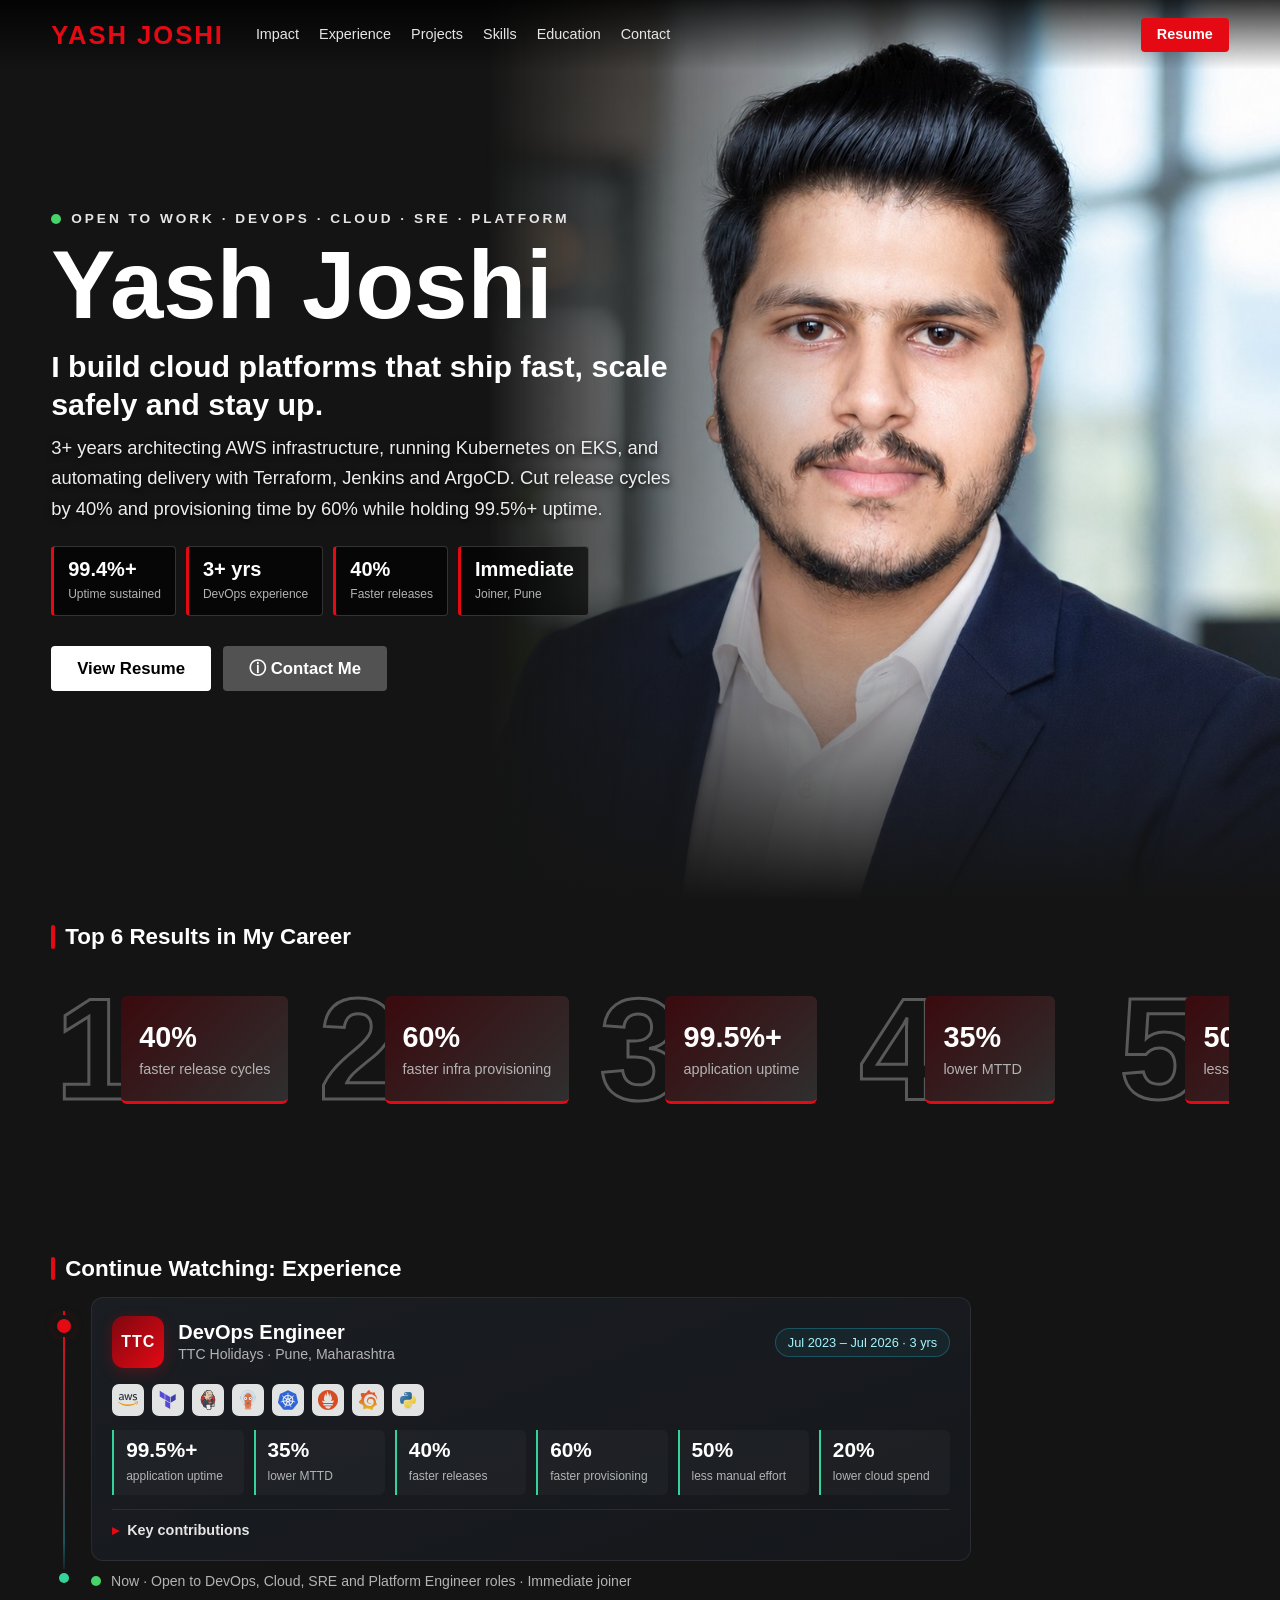
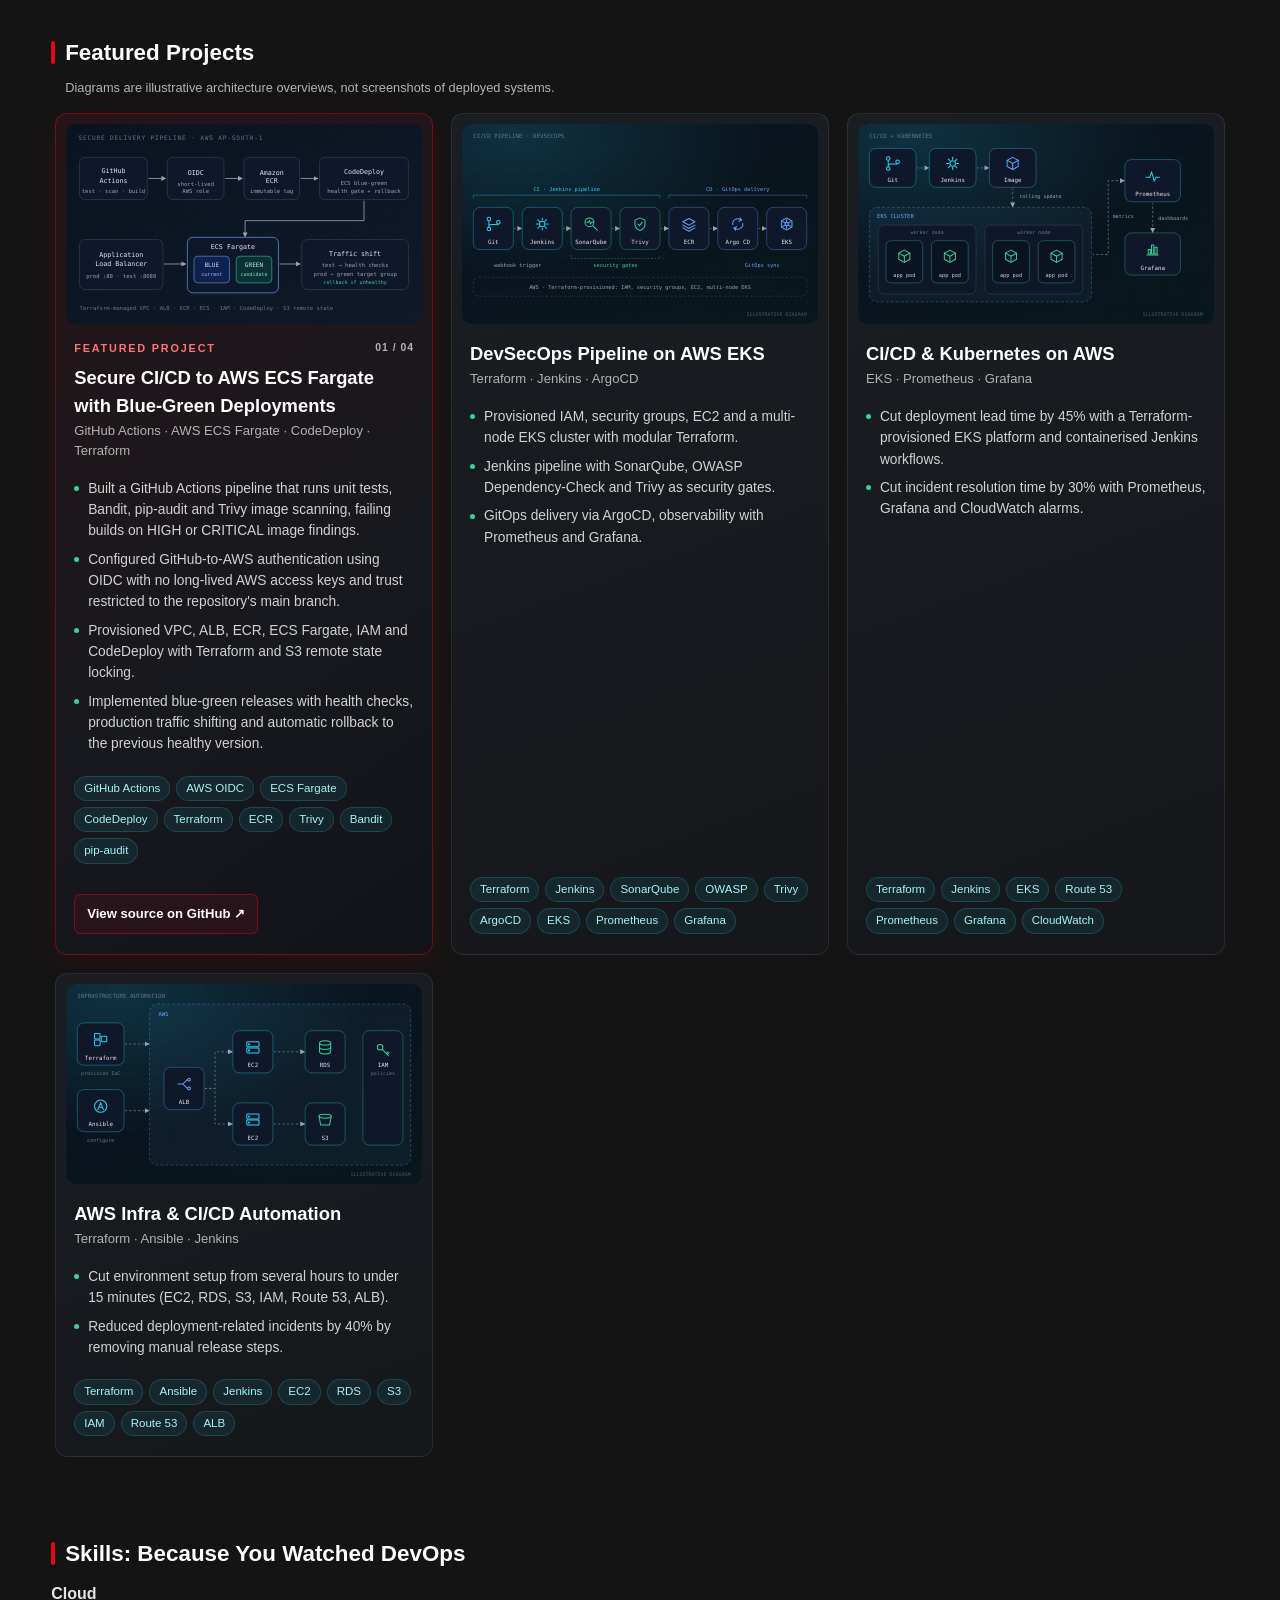
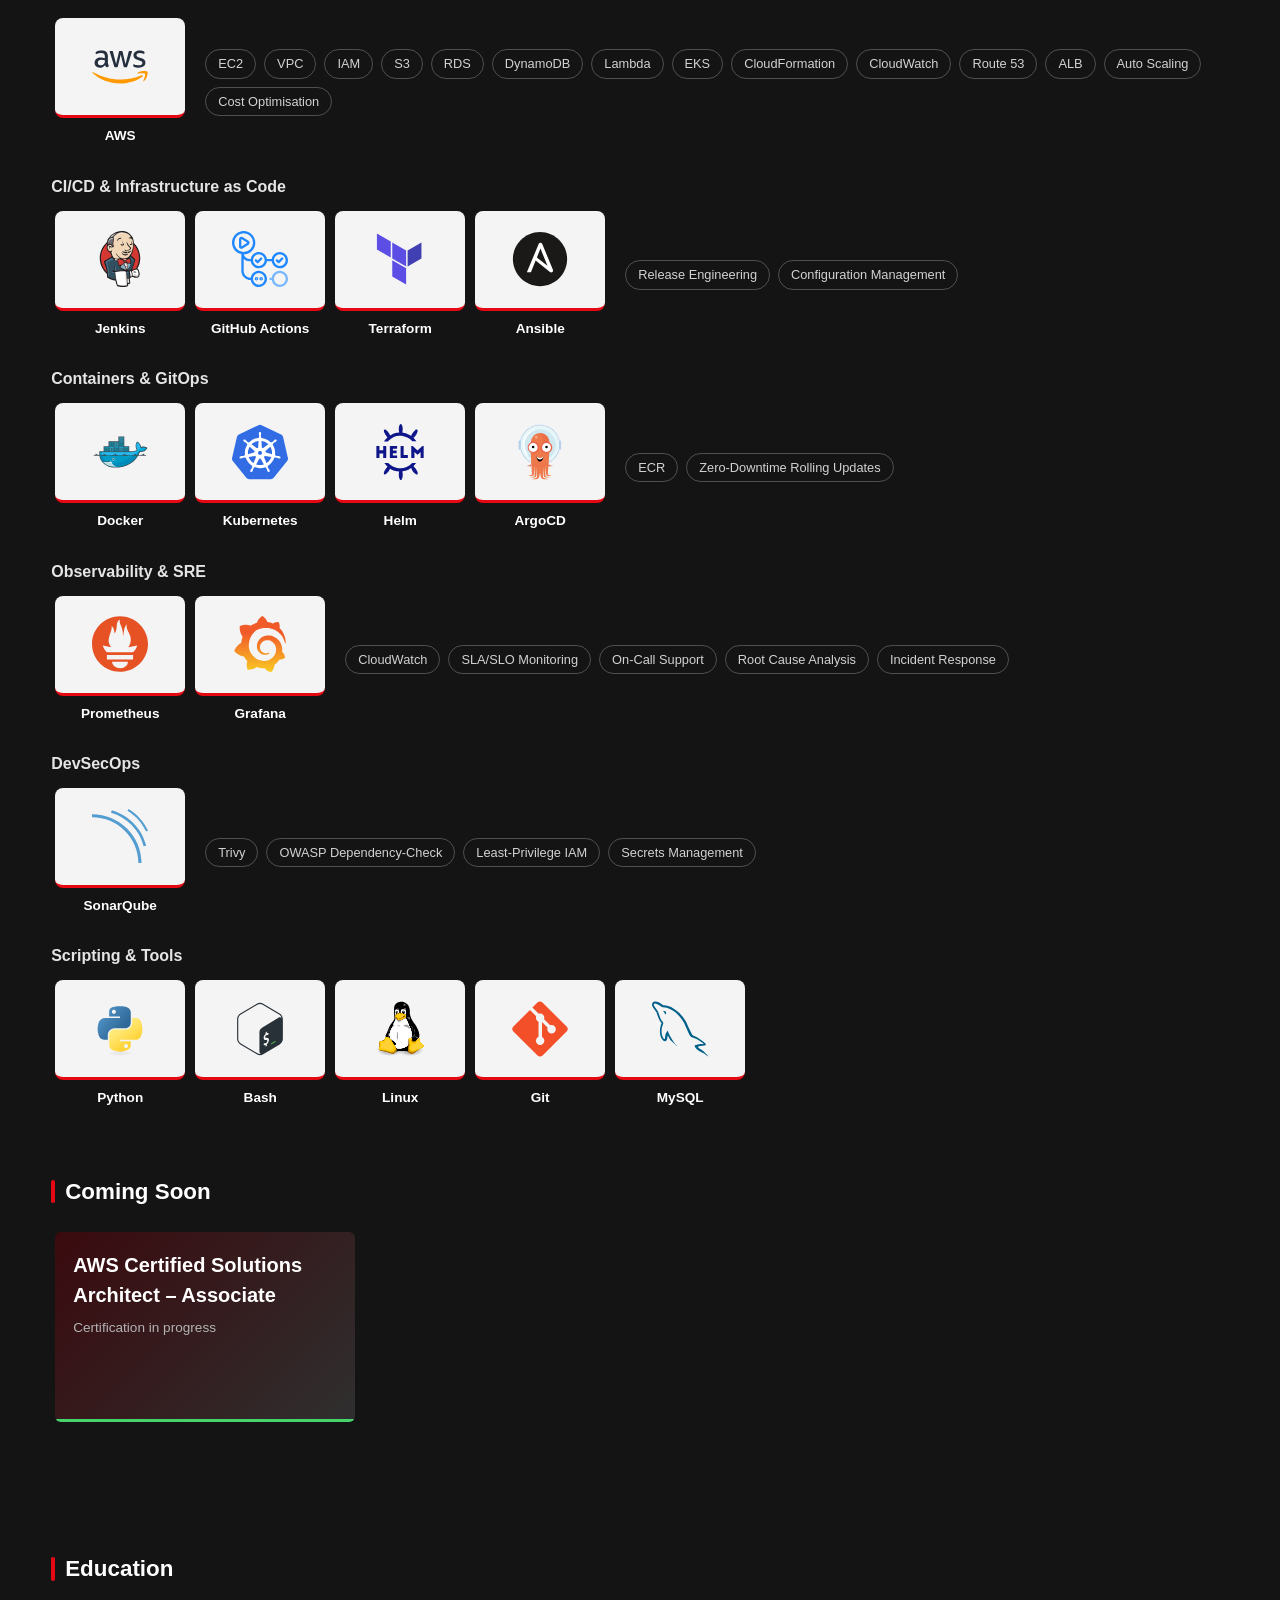
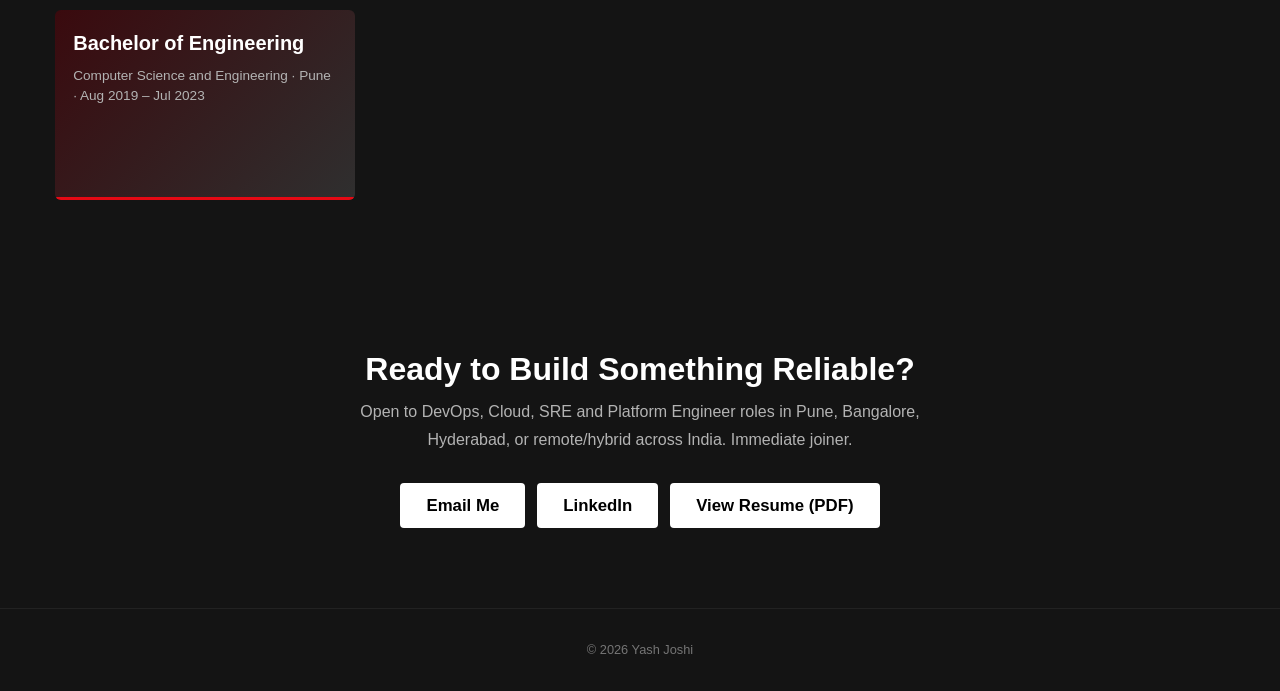
<file: index.html>
<!DOCTYPE html>
<html lang="en">
<head>
<meta charset="utf-8">
<meta name="viewport" content="width=device-width, initial-scale=1">
<title>Yash Joshi | DevOps Engineer</title>
<meta name="description" content="Yash Joshi - DevOps Engineer. AWS, Kubernetes, Terraform, CI/CD, GitOps, observability.">
<meta property="og:type" content="website">
<meta property="og:title" content="Yash Joshi | DevOps Engineer">
<meta property="og:description" content="DevOps Engineer: AWS, Kubernetes (EKS), Terraform, CI/CD, GitOps and observability. Open to work, immediate joiner.">
<link rel="icon" href="favicon.svg" type="image/svg+xml">
<link rel="icon" href="favicon.ico" sizes="48x48">
<link rel="apple-touch-icon" href="apple-touch-icon.png">
<meta name="theme-color" content="#141414">
<link rel="canonical" href="https://yash-joshi.vercel.app/">
<meta property="og:url" content="https://yash-joshi.vercel.app/">
<meta property="og:image" content="https://yash-joshi.vercel.app/assets/hero.jpg">
<meta name="twitter:card" content="summary_large_image">
<meta name="twitter:title" content="Yash Joshi | DevOps Engineer">
<meta name="twitter:description" content="AWS, Kubernetes, Terraform, CI/CD, GitOps and observability. Open to DevOps, Cloud and SRE opportunities.">
<meta name="twitter:image" content="https://yash-joshi.vercel.app/assets/hero.jpg">
<link rel="stylesheet" href="styles.css">
</head>
<body>
<a class="skip-link" href="#main-content">Skip to content</a>
<div class="splash" id="splash" aria-hidden="true"><span>YASH JOSHI</span></div>
<div class="progress" id="progress"></div>
<header class="nav" id="nav">
  <a class="logo" href="#top">YASH JOSHI</a>
  <nav aria-label="Main navigation"><a href="#impact">Impact</a><a href="#experience">Experience</a><a href="#projects">Projects</a><a href="#skills">Skills</a><a href="#education">Education</a><a href="#contact">Contact</a></nav>
  <a class="nav-cta" href="assets/Yash_Joshi_Resume.pdf" target="_blank" rel="noopener noreferrer" aria-label="View resume PDF in a new tab">Resume</a>
</header>

<section class="hero" id="top">
  <img src="assets/hero.jpg" alt="Portrait of Yash Joshi" width="1200" height="900" fetchpriority="high">
  <div class="hero-text">
    <p class="tag"><i class="dot"></i> OPEN TO WORK &middot; DEVOPS &middot; CLOUD &middot; SRE &middot; PLATFORM</p>
    <h1>Yash Joshi</h1>
    <h2 class="role">I build cloud platforms that ship fast, scale safely and stay up.</h2>
    <p class="sub">3+ years architecting AWS infrastructure, running Kubernetes on EKS, and automating delivery with Terraform, Jenkins and ArgoCD. Cut release cycles by 40% and provisioning time by 60% while holding 99.5%+ uptime.</p>
    <div class="stats">
      <div><strong data-count="99.5" data-dec="1" data-suf="%+">99.5%+</strong><span>Uptime sustained</span></div>
      <div><strong data-count="3" data-suf="+ yrs">3+ yrs</strong><span>DevOps experience</span></div>
      <div><strong data-count="40" data-suf="%">40%</strong><span>Faster releases</span></div>
      <div><strong>Immediate</strong><span>Joiner, Pune</span></div>
    </div>
    <div class="btns">
      <a class="btn play" href="assets/Yash_Joshi_Resume.pdf" target="_blank" rel="noopener noreferrer">View Resume</a>
      <a class="btn info" href="#contact">&#9432; Contact Me</a>
    </div>
  </div>
</section>

<main id="main-content">
<section class="row" id="impact">
  <h2>Top 6 Results in My Career</h2>
  <div class="slider top">
    <div class="num"><b>1</b><div><strong data-count="40" data-dec="0" data-suf="%">40%</strong>faster release cycles</div></div>
    <div class="num"><b>2</b><div><strong data-count="60" data-dec="0" data-suf="%">60%</strong>faster infra provisioning</div></div>
    <div class="num"><b>3</b><div><strong data-count="99.5" data-dec="1" data-suf="%+">99.5%+</strong>application uptime</div></div>
    <div class="num"><b>4</b><div><strong data-count="35" data-dec="0" data-suf="%">35%</strong>lower MTTD</div></div>
    <div class="num"><b>5</b><div><strong data-count="50" data-dec="0" data-suf="%">50%</strong>less manual ops effort</div></div>
    <div class="num"><b>6</b><div><strong data-count="20" data-dec="0" data-suf="%">20%</strong>cloud spend reduced</div></div>
  </div>
</section>

<section class="row" id="experience">
  <h2>Continue Watching: Experience</h2>
  <div class="tl">
    <article class="tl-item">
      <div class="tl-card">
        <header class="tl-head">
          <div class="mono" aria-hidden="true">TTC</div>
          <div class="tl-title"><h3>DevOps Engineer</h3><p>TTC Holidays &middot; Pune, Maharashtra</p></div>
          <span class="tl-date">Jul 2023 &ndash; Jul 2026 &middot; 3 yrs</span>
        </header>
        <div class="tl-tech"><span class="tchip"><img src="assets/logos/aws.svg" alt="AWS" title="AWS" width="20" height="20" loading="lazy"></span><span class="tchip"><img src="assets/logos/terraform.svg" alt="Terraform" title="Terraform" width="20" height="20" loading="lazy"></span><span class="tchip"><img src="assets/logos/jenkins.svg" alt="Jenkins" title="Jenkins" width="20" height="20" loading="lazy"></span><span class="tchip"><img src="assets/logos/argocd.svg" alt="ArgoCD" title="ArgoCD" width="20" height="20" loading="lazy"></span><span class="tchip"><img src="assets/logos/kubernetes.svg" alt="Kubernetes" title="Kubernetes" width="20" height="20" loading="lazy"></span><span class="tchip"><img src="assets/logos/prometheus.svg" alt="Prometheus" title="Prometheus" width="20" height="20" loading="lazy"></span><span class="tchip"><img src="assets/logos/grafana.svg" alt="Grafana" title="Grafana" width="20" height="20" loading="lazy"></span><span class="tchip"><img src="assets/logos/python.svg" alt="Python" title="Python" width="20" height="20" loading="lazy"></span></div>
        <div class="tl-metrics">
          <div><strong data-count="99.5" data-dec="1" data-suf="%+">99.5%+</strong><span>application uptime</span></div>
          <div><strong data-count="35" data-suf="%">35%</strong><span>lower MTTD</span></div>
          <div><strong data-count="40" data-suf="%">40%</strong><span>faster releases</span></div>
          <div><strong data-count="60" data-suf="%">60%</strong><span>faster provisioning</span></div>
          <div><strong data-count="50" data-suf="%">50%</strong><span>less manual effort</span></div>
          <div><strong data-count="20" data-suf="%">20%</strong><span>lower cloud spend</span></div>
        </div>
        <details>
          <summary>Key contributions</summary>
          <ul class="detail-list">
            <li>Sustained 99.5%+ uptime and cut MTTD by 35% with CloudWatch, Prometheus and Grafana monitoring across EC2, Lambda and RDS.</li>
            <li>Accelerated releases by 40% with Jenkins pipelines and ArgoCD GitOps rollback on EKS, enabling zero-downtime rolling updates.</li>
            <li>Cut provisioning time by 60% and eliminated config drift with modular Terraform and Ansible across dev, staging and prod.</li>
            <li>Cut manual operational effort by 50% with Python and Bash automation tooling.</li>
            <li>Reduced cloud spend by 20% and removed over-permissioned IAM roles across 3 AWS accounts.</li>
          </ul>
        </details>
      </div>
    </article>
    <div class="tl-now"><i class="dot"></i> Now &middot; Open to DevOps, Cloud, SRE and Platform Engineer roles &middot; Immediate joiner</div>
  </div>
</section>

<section class="row" id="projects">
  <h2>Featured Projects</h2>
  <p class="note">Diagrams are illustrative architecture overviews, not screenshots of deployed systems.</p>
  <div class="pgrid">
    <article class="pcard featured-project">
      <div class="pimg"><img src="assets/illustrations/ecs-blue-green.svg" alt="GitHub Actions and AWS ECS Fargate blue-green deployment architecture" width="640" height="360" loading="lazy" decoding="async"></div>
      <div class="pbody">
        <div class="project-label">FEATURED PROJECT <span>01 / 04</span></div>
        <h3>Secure CI/CD to AWS ECS Fargate with Blue-Green Deployments</h3>
        <p class="psub">GitHub Actions · AWS ECS Fargate · CodeDeploy · Terraform</p>
        <ul>
          <li>Built a GitHub Actions pipeline that runs unit tests, Bandit, pip-audit and Trivy image scanning, failing builds on HIGH or CRITICAL image findings.</li>
          <li>Configured GitHub-to-AWS authentication using OIDC with no long-lived AWS access keys and trust restricted to the repository's main branch.</li>
          <li>Provisioned VPC, ALB, ECR, ECS Fargate, IAM and CodeDeploy with Terraform and S3 remote state locking.</li>
          <li>Implemented blue-green releases with health checks, production traffic shifting and automatic rollback to the previous healthy version.</li>
        </ul>
        <div class="badges"><span>GitHub Actions</span><span>AWS OIDC</span><span>ECS Fargate</span><span>CodeDeploy</span><span>Terraform</span><span>ECR</span><span>Trivy</span><span>Bandit</span><span>pip-audit</span></div>
        <div class="project-links"><a href="https://github.com/yashjoshi08/aws-ecs-bluegreen-cicd" target="_blank" rel="noopener noreferrer">View source on GitHub ↗</a></div>
      </div>
    </article>
    <article class="pcard">
      <div class="pimg"><img src="assets/illustrations/devsecops-pipeline.svg" alt="Illustrative CI/CD diagram: Git, Jenkins, SonarQube, Trivy, ECR, Argo CD and Amazon EKS" width="640" height="360" loading="lazy" decoding="async"></div>
      <div class="pbody"><h3>DevSecOps Pipeline on AWS EKS</h3><p class="psub">Terraform &middot; Jenkins &middot; ArgoCD</p>
        <ul><li>Provisioned IAM, security groups, EC2 and a multi-node EKS cluster with modular Terraform.</li><li>Jenkins pipeline with SonarQube, OWASP Dependency-Check and Trivy as security gates.</li><li>GitOps delivery via ArgoCD, observability with Prometheus and Grafana.</li></ul>
        <div class="badges"><span>Terraform</span><span>Jenkins</span><span>SonarQube</span><span>OWASP</span><span>Trivy</span><span>ArgoCD</span><span>EKS</span><span>Prometheus</span><span>Grafana</span></div></div>
    </article>
    <article class="pcard">
      <div class="pimg"><img src="assets/illustrations/kubernetes-cicd.svg" alt="Illustrative diagram: Jenkins deploys a container image to an EKS cluster monitored by Prometheus and Grafana" width="640" height="360" loading="lazy" decoding="async"></div>
      <div class="pbody"><h3>CI/CD &amp; Kubernetes on AWS</h3><p class="psub">EKS &middot; Prometheus &middot; Grafana</p>
        <ul><li>Cut deployment lead time by 45% with a Terraform-provisioned EKS platform and containerised Jenkins workflows.</li><li>Cut incident resolution time by 30% with Prometheus, Grafana and CloudWatch alarms.</li></ul>
        <div class="badges"><span>Terraform</span><span>Jenkins</span><span>EKS</span><span>Route 53</span><span>Prometheus</span><span>Grafana</span><span>CloudWatch</span></div></div>
    </article>
    <article class="pcard">
      <div class="pimg"><img src="assets/illustrations/aws-infrastructure.svg" alt="Illustrative diagram: Terraform and Ansible provisioning ALB, EC2, RDS, S3 and IAM on AWS" width="640" height="360" loading="lazy" decoding="async"></div>
      <div class="pbody"><h3>AWS Infra &amp; CI/CD Automation</h3><p class="psub">Terraform &middot; Ansible &middot; Jenkins</p>
        <ul><li>Cut environment setup from several hours to under 15 minutes (EC2, RDS, S3, IAM, Route 53, ALB).</li><li>Reduced deployment-related incidents by 40% by removing manual release steps.</li></ul>
        <div class="badges"><span>Terraform</span><span>Ansible</span><span>Jenkins</span><span>EC2</span><span>RDS</span><span>S3</span><span>IAM</span><span>Route 53</span><span>ALB</span></div></div>
    </article>
  </div>
</section>

<section class="row" id="skills">
  <h2>Skills: Because You Watched DevOps</h2>
<div class="sg"><h3>Cloud</h3><div class="slider tiles"><div class="logo-tile"><div class="lt"><img src="assets/logos/aws.svg" alt="" loading="lazy"></div><span>AWS</span></div><div class="chips"><em>EC2</em><em>VPC</em><em>IAM</em><em>S3</em><em>RDS</em><em>DynamoDB</em><em>Lambda</em><em>EKS</em><em>CloudFormation</em><em>CloudWatch</em><em>Route 53</em><em>ALB</em><em>Auto Scaling</em><em>Cost Optimisation</em></div></div></div>
<div class="sg"><h3>CI/CD &amp; Infrastructure as Code</h3><div class="slider tiles"><div class="logo-tile"><div class="lt"><img src="assets/logos/jenkins.svg" alt="" loading="lazy"></div><span>Jenkins</span></div><div class="logo-tile"><div class="lt"><img src="assets/logos/githubactions.svg" alt="" loading="lazy"></div><span>GitHub Actions</span></div><div class="logo-tile"><div class="lt"><img src="assets/logos/terraform.svg" alt="" loading="lazy"></div><span>Terraform</span></div><div class="logo-tile"><div class="lt"><img src="assets/logos/ansible.svg" alt="" loading="lazy"></div><span>Ansible</span></div><div class="chips"><em>Release Engineering</em><em>Configuration Management</em></div></div></div>
<div class="sg"><h3>Containers &amp; GitOps</h3><div class="slider tiles"><div class="logo-tile"><div class="lt"><img src="assets/logos/docker.svg" alt="" loading="lazy"></div><span>Docker</span></div><div class="logo-tile"><div class="lt"><img src="assets/logos/kubernetes.svg" alt="" loading="lazy"></div><span>Kubernetes</span></div><div class="logo-tile"><div class="lt"><img src="assets/logos/helm.svg" alt="" loading="lazy"></div><span>Helm</span></div><div class="logo-tile"><div class="lt"><img src="assets/logos/argocd.svg" alt="" loading="lazy"></div><span>ArgoCD</span></div><div class="chips"><em>ECR</em><em>Zero-Downtime Rolling Updates</em></div></div></div>
<div class="sg"><h3>Observability &amp; SRE</h3><div class="slider tiles"><div class="logo-tile"><div class="lt"><img src="assets/logos/prometheus.svg" alt="" loading="lazy"></div><span>Prometheus</span></div><div class="logo-tile"><div class="lt"><img src="assets/logos/grafana.svg" alt="" loading="lazy"></div><span>Grafana</span></div><div class="chips"><em>CloudWatch</em><em>SLA/SLO Monitoring</em><em>On-Call Support</em><em>Root Cause Analysis</em><em>Incident Response</em></div></div></div>
<div class="sg"><h3>DevSecOps</h3><div class="slider tiles"><div class="logo-tile"><div class="lt"><img src="assets/logos/sonarqube.svg" alt="" loading="lazy"></div><span>SonarQube</span></div><div class="chips"><em>Trivy</em><em>OWASP Dependency-Check</em><em>Least-Privilege IAM</em><em>Secrets Management</em></div></div></div>
<div class="sg"><h3>Scripting &amp; Tools</h3><div class="slider tiles"><div class="logo-tile"><div class="lt"><img src="assets/logos/python.svg" alt="" loading="lazy"></div><span>Python</span></div><div class="logo-tile"><div class="lt"><img src="assets/logos/bash.svg" alt="" loading="lazy"></div><span>Bash</span></div><div class="logo-tile"><div class="lt"><img src="assets/logos/linux.svg" alt="" loading="lazy"></div><span>Linux</span></div><div class="logo-tile"><div class="lt"><img src="assets/logos/git.svg" alt="" loading="lazy"></div><span>Git</span></div><div class="logo-tile"><div class="lt"><img src="assets/logos/mysql.svg" alt="" loading="lazy"></div><span>MySQL</span></div><div class="chips"></div></div></div>
</section>

<section class="row">
  <h2>Coming Soon</h2>
  <div class="slider">
    <article class="card sk soon"><div class="front"><span class="n">AWS Certified Solutions Architect &ndash; Associate</span><span class="s">Certification in progress</span></div></article>
  </div>
</section>

<section class="row" id="education">
  <h2>Education</h2>
  <div class="slider">
    <article class="card sk"><div class="front"><span class="n">Bachelor of Engineering</span><span class="s">Computer Science and Engineering &middot; Pune &middot; Aug 2019 &ndash; Jul 2023</span></div></article>
  </div>
</section>

<section class="contact" id="contact">
  <h2>Ready to Build Something Reliable?</h2>
  <p>Open to DevOps, Cloud, SRE and Platform Engineer roles in Pune, Bangalore, Hyderabad, or remote/hybrid across India. Immediate joiner.</p>
  <div class="btns center">
    <a class="btn play" href="mailto:joshiyj08@gmail.com">Email Me</a>
    <a class="btn play" href="https://linkedin.com/in/yash-joshi-073290251/" target="_blank" rel="noopener noreferrer">LinkedIn</a>
    <a class="btn play" href="assets/Yash_Joshi_Resume.pdf" target="_blank" rel="noopener noreferrer">View Resume (PDF)</a>
  </div>
</section>
</main>
<footer>&copy; <span id="yr"></span> Yash Joshi</footer>
<script src="script.js"></script>
</body>
</html>
</file>
<file: styles.css>
:root{--red:#e50914;--bg:#141414;--card:#2f2f2f;--mut:#b3b3b3}
*{box-sizing:border-box;margin:0;padding:0}
html{scroll-behavior:smooth}
body{background:var(--bg);color:#fff;font-family:"Helvetica Neue",Helvetica,Arial,sans-serif;line-height:1.5}
a{color:inherit;text-decoration:none}
.nav{position:fixed;top:0;left:0;right:0;z-index:10;display:flex;align-items:center;gap:32px;padding:16px 4%;background:linear-gradient(#000c,transparent);transition:background .3s}
.nav.solid{background:var(--bg)}
.logo{color:var(--red);font-weight:900;font-size:1.6rem;letter-spacing:2px}
.nav nav{display:flex;gap:20px;flex:1;font-size:.9rem}
.nav nav a{color:#e5e5e5}.nav nav a:hover{color:var(--mut)}
.avatar{width:34px;height:34px;border-radius:4px;object-fit:cover;object-position:top}
.hero{position:relative;min-height:100vh;display:flex;align-items:center;padding:110px 4% 110px;overflow:hidden}
.hero>img{position:absolute;right:0;top:0;height:100%;width:62%;object-fit:cover;object-position:50% 20%;
 -webkit-mask-image:linear-gradient(to right,transparent,#000 45%);mask-image:linear-gradient(to right,transparent,#000 45%)}
.hero::after{content:"";position:absolute;left:0;right:0;bottom:0;height:35%;background:linear-gradient(transparent,var(--bg))}
.hero-text{position:relative;z-index:2;max-width:600px}
.tag{font-size:.85rem;letter-spacing:3px;color:var(--mut);margin-bottom:8px}
.tag span{color:var(--red);font-weight:900;font-size:1.3rem;margin-right:6px}
h1{font-size:clamp(3rem,8vw,6rem);line-height:1;font-weight:900}
.meta{margin:16px 0;font-size:1rem}.meta b{color:#46d369}.meta i{border:1px solid var(--mut);font-style:normal;padding:0 6px;font-size:.8rem}
.sub{font-size:1.15rem;text-shadow:0 2px 6px #000}
.btns{display:flex;gap:12px;margin-top:30px;flex-wrap:wrap;align-items:center}.btns.center{justify-content:center}
.btn{padding:10px 26px;border-radius:4px;font-weight:700;font-size:1.05rem;transition:opacity .2s}
.play{background:#fff;color:#000}.info{background:#6d6d6eb3;color:#fff}.btn:hover{opacity:.75}
main{position:relative;z-index:3;margin-top:0}
.row{padding:20px 4%}
.row h2{font-size:1.4rem;margin-bottom:12px;font-weight:700}
.slider{display:flex;gap:10px;overflow-x:auto;padding:12px 4px 90px;align-items:flex-start;scroll-snap-type:x proximity;scrollbar-width:none}
.slider::-webkit-scrollbar{display:none}
.card{flex:0 0 300px;background:linear-gradient(135deg,#3a0a0e,var(--card));border-radius:6px;overflow:hidden;scroll-snap-align:start;cursor:pointer;transition:transform .25s,box-shadow .25s;outline:none}
.card.wide{flex-basis:420px}
.card .front{min-height:170px;padding:18px;display:flex;flex-direction:column;justify-content:flex-end;border-bottom:3px solid var(--red)}
.card .n{font-size:1.25rem;font-weight:800}.card .s{font-size:.85rem;color:var(--mut)}
.card.sk .front{justify-content:flex-start;min-height:190px}.card.sk .n{margin-bottom:8px}
.soon .front{border-bottom-color:#46d369}
.detail{list-style:none;max-height:0;overflow:hidden;padding:0 18px;font-size:.85rem;color:#d2d2d2;transition:max-height .35s,padding .35s;background:#181818}
.detail li{margin:8px 0;padding-left:14px;position:relative}.detail li::before{content:"";position:absolute;left:0;top:.6em;width:5px;height:5px;background:var(--red);border-radius:50%}
.card:hover,.card:focus,.card.open{transform:scale(1.06);box-shadow:0 12px 30px #000c;z-index:5}
.card:hover .detail,.card:focus .detail,.card.open .detail{max-height:420px;padding:10px 18px 14px}
.top{gap:30px}
.num{flex:0 0 auto;display:flex;align-items:center;min-width:230px}
.num b{font-size:9rem;line-height:1;font-weight:900;color:#141414;-webkit-text-stroke:3px #595959;margin-right:-14px}
.num div{background:linear-gradient(135deg,#3a0a0e,var(--card));border-radius:6px;padding:20px 18px;min-width:130px;color:var(--mut);font-size:.9rem;border-bottom:3px solid var(--red)}
.num strong{display:block;color:#fff;font-size:1.8rem}
.contact{text-align:center;padding:40px 4% 80px}.contact h2{font-size:2rem}.contact p{max-width:640px;margin:10px auto;color:var(--mut)}
footer{text-align:center;color:#757575;font-size:.8rem;padding:30px;border-top:1px solid #222}
@media(max-width:800px){.nav nav{display:none}.nav{justify-content:space-between}.hero>img{width:100%;opacity:.45}.num b{font-size:7rem}}
.tag{display:flex;align-items:center;gap:10px;font-weight:700;color:#e5e5e5}
.dot{width:10px;height:10px;border-radius:50%;background:#46d369;box-shadow:0 0 0 0 #46d369;animation:pulse 2s infinite}
@keyframes pulse{70%{box-shadow:0 0 0 10px transparent}100%{box-shadow:0 0 0 0 transparent}}
.role{font-size:clamp(1.3rem,2.6vw,1.9rem);line-height:1.25;margin:14px 0 10px;font-weight:700}
.stats{display:grid;grid-template-columns:repeat(4,auto);gap:10px;margin-top:22px;width:max-content;max-width:100%}
.stats div{background:#000a;border:1px solid #ffffff2e;border-left:3px solid var(--red);border-radius:4px;padding:10px 14px;backdrop-filter:blur(4px)}
.stats strong{display:block;font-size:1.25rem;line-height:1.2}.stats span{font-size:.75rem;color:var(--mut)}
.sg{margin-bottom:6px}.sg h3{font-size:1rem;color:#e5e5e5;margin:8px 0 0}
.tiles{padding-bottom:20px;align-items:center;flex-wrap:wrap;overflow:visible}
.logo-tile{width:130px;text-align:center;transition:transform .25s}
.logo-tile .lt{height:100px;background:#f4f4f4;border-radius:8px;display:flex;align-items:center;justify-content:center;border-bottom:3px solid var(--red)}
.logo-tile img{width:56px;height:56px;object-fit:contain}
.logo-tile span{display:block;margin-top:8px;font-size:.85rem;font-weight:700}
.logo-tile:hover{transform:scale(1.12);z-index:2}.logo-tile:hover .lt{box-shadow:0 8px 24px #e5091466}
.chips{display:flex;flex-wrap:wrap;gap:8px;flex:1 1 280px;margin-left:10px}
.chips em{font-style:normal;font-size:.8rem;padding:4px 12px;border:1px solid #ffffff40;border-radius:999px;color:#d2d2d2}
@media(max-width:800px){.stats{grid-template-columns:repeat(2,auto)}}

.nav-cta{background:var(--red);padding:6px 16px;border-radius:4px;font-weight:700;font-size:.9rem}.nav-cta:hover{background:#b20710}
.progress{position:fixed;top:0;left:0;height:3px;width:0;background:var(--red);z-index:60;box-shadow:0 0 10px var(--red)}
.splash{position:fixed;inset:0;background:#000;z-index:100;display:flex;align-items:center;justify-content:center;transition:opacity .6s .1s,visibility .6s .1s}
.splash span{color:var(--red);font-weight:900;font-size:clamp(2rem,8vw,5rem);letter-spacing:6px;animation:tada 1.3s ease-out both}
.splash.hide{opacity:0;visibility:hidden}
@keyframes tada{0%{opacity:0;transform:scale(1.6);filter:blur(10px)}40%{opacity:1;transform:scale(1);filter:blur(0)}100%{opacity:1;text-shadow:0 0 40px #e50914}}
.hero>img{animation:kenburns 18s ease-in-out infinite alternate}
@keyframes kenburns{from{transform:scale(1)}to{transform:scale(1.06)}}
.hero-text>*{opacity:0;transform:translateY(24px);animation:up .8s forwards}
.hero-text>*:nth-child(2){animation-delay:.15s}.hero-text>*:nth-child(3){animation-delay:.3s}.hero-text>*:nth-child(4){animation-delay:.45s}.hero-text>*:nth-child(5){animation-delay:.6s}.hero-text>*:nth-child(6){animation-delay:.75s}
.ready .hero-text>*{animation-play-state:running}.hero-text>*{animation-play-state:paused}
@keyframes up{to{opacity:1;transform:none}}
.reveal{opacity:0;transform:translateY(40px);transition:opacity .7s ease,transform .7s ease}
.reveal.in{opacity:1;transform:none}
.row h2{position:relative;padding-left:14px}.row h2::before{content:"";position:absolute;left:0;top:15%;height:70%;width:4px;background:var(--red);border-radius:2px}
.btn.play{box-shadow:0 0 0 0 #fff6}.btn.play:hover{opacity:1;transform:scale(1.05)}.btn{transition:transform .2s,opacity .2s}
@media(prefers-reduced-motion:reduce){*{animation:none!important;transition:none!important}.reveal,.hero-text>*{opacity:1;transform:none}.splash{display:none}}
.reveal.done{transition:transform .25s,box-shadow .25s,opacity .25s;transition-delay:0s!important}
.card.in:hover,.card.in:focus,.card.in.open{transform:scale(1.06)}
.logo-tile.in:hover{transform:scale(1.12)}

.contact .btn.play:hover{background:var(--red);color:#fff;opacity:1}
:focus-visible{outline:3px solid #fff;outline-offset:3px}
.sw{position:relative}
.arrow{display:none;position:absolute;top:12px;bottom:90px;width:4%;min-width:44px;border:0;background:#000a;color:#fff;font-size:2rem;cursor:pointer;z-index:6;opacity:0;transition:opacity .2s}
.arrow.l{left:-4%}.arrow.r{right:-4%}
@media(hover:hover){.sw.over .arrow{display:block}.sw:hover .arrow{opacity:1}}
.nf{min-height:100vh;display:flex;flex-direction:column}
.nf-logo{padding:24px 4%;display:block}
.nf-box{margin:auto;text-align:center;padding:0 5% 80px;max-width:640px}
.nf-box h1{font-size:clamp(2.5rem,8vw,5rem)}.nf-box p{color:var(--mut);margin:14px 0 24px;font-size:1.1rem}
.nf-box .code{font-size:.8rem;margin-top:30px}.nf-box .code b{color:var(--red)}
@media(max-width:800px){
 .hero{flex-direction:column;align-items:stretch;justify-content:flex-start;min-height:0;padding:86px 5% 20px}
 .hero-text{order:1;max-width:none}
 .hero>img{position:relative;order:2;right:auto;top:auto;width:100%;height:auto;max-height:420px;margin-top:28px;opacity:1;border-radius:8px;object-fit:cover;object-position:50% 25%;animation:none;
  -webkit-mask-image:linear-gradient(#000 70%,transparent);mask-image:linear-gradient(#000 70%,transparent)}
 .hero::after{display:none}
 .btns{margin-top:22px}
 .btn{padding:10px 20px;font-size:1rem}
 .contact .btns .btn{flex:1 1 100%;text-align:center}
}
.dot{flex:none}
.contact h2{line-height:1.2}


/* Option B: illustrated projects + timeline experience */
.note{font-size:.8rem;color:var(--mut);margin:-4px 0 4px 14px}
.pgrid{display:grid;grid-template-columns:repeat(auto-fit,minmax(300px,1fr));gap:18px;padding:12px 4px 40px}
.pcard{display:flex;flex-direction:column;background:linear-gradient(160deg,#1a1d22,#15171b);border:1px solid #ffffff14;border-radius:12px;overflow:hidden}
.pcard:hover{box-shadow:0 12px 32px #000a,0 0 0 1px #22d3ee40}
.pimg{aspect-ratio:16/9;margin:10px 10px 0;border-radius:10px;overflow:hidden;background:#0b1220}
.pimg img{display:block;width:100%;height:100%;object-fit:cover;transition:transform .5s ease}
.pcard:hover .pimg img{transform:scale(1.03)}
.pbody{padding:16px 18px 20px}.pbody h3{font-size:1.15rem}
.psub{color:var(--mut);font-size:.82rem;margin:2px 0 10px}
.pbody ul{list-style:none;font-size:.86rem;color:#d2d2d2}
.pbody li{margin:7px 0;padding-left:14px;position:relative}.pbody li::before{content:"";position:absolute;left:0;top:.6em;width:5px;height:5px;border-radius:50%;background:#34d399}
.badges{display:flex;flex-wrap:wrap;gap:6px;margin-top:14px}
.badges span{font-size:.72rem;padding:3px 9px;border-radius:999px;background:#22d3ee14;border:1px solid #22d3ee33;color:#a5f3fc}
.tl{position:relative;max-width:920px;padding-left:40px;margin-top:8px}
.tl::before{content:"";position:absolute;left:12px;top:14px;bottom:14px;width:2px;background:linear-gradient(#e50914,#22d3ee55 85%,transparent)}
.tl-item,.tl-now{position:relative}
.tl-item::before,.tl-now::before{content:"";position:absolute;left:-34px;top:22px;width:14px;height:14px;border-radius:50%;background:var(--red);box-shadow:0 0 0 4px #141414,0 0 12px #e5091488}
.tl-now::before{top:6px;width:10px;height:10px;left:-32px;background:#34d399;box-shadow:0 0 0 4px #141414}
.tl-card{background:linear-gradient(160deg,#1a1d22,#15171b);border:1px solid #ffffff14;border-radius:12px;padding:18px 20px}
.tl-head{display:flex;align-items:center;gap:14px;flex-wrap:wrap}
.mono{width:52px;height:52px;border-radius:12px;display:grid;place-items:center;font-weight:900;letter-spacing:1px;color:#fff;background:linear-gradient(135deg,#7f0710,#e50914);box-shadow:0 4px 14px #e5091440}
.tl-title{flex:1 1 200px}.tl-title h3{font-size:1.25rem;line-height:1.2}.tl-title p{color:var(--mut);font-size:.88rem}
.tl-date{font-size:.8rem;padding:4px 12px;border-radius:999px;border:1px solid #22d3ee44;color:#a5f3fc;background:#22d3ee10;white-space:nowrap}
.tl-tech{display:flex;flex-wrap:wrap;gap:8px;margin:16px 0 4px}
.tchip{width:32px;height:32px;border-radius:7px;background:#f4f4f4;display:grid;place-items:center;opacity:.92}
.tl-metrics{display:grid;grid-template-columns:repeat(auto-fit,minmax(130px,1fr));gap:10px;margin:14px 0}
.tl-metrics div{border-left:2px solid #34d399;background:#ffffff08;border-radius:0 6px 6px 0;padding:8px 12px}
.tl-metrics strong{display:block;font-size:1.3rem;line-height:1.2}.tl-metrics span{font-size:.75rem;color:var(--mut)}
.tl details{border-top:1px solid #ffffff14;padding-top:10px}
.tl summary{cursor:pointer;font-weight:700;font-size:.9rem;color:#e5e5e5;list-style:none}
.tl summary::before{content:"\25B8";color:var(--red);margin-right:8px;display:inline-block;transition:transform .2s}
.tl details[open] summary::before{transform:rotate(90deg)}
.detail-list{list-style:none;margin-top:8px;font-size:.86rem;color:#d2d2d2}
.detail-list li{margin:7px 0;padding-left:14px;position:relative}.detail-list li::before{content:"";position:absolute;left:0;top:.6em;width:5px;height:5px;border-radius:50%;background:var(--red)}
.tl-now{margin-top:6px;padding:4px 0;color:var(--mut);font-size:.88rem}
.tl-now .dot{display:inline-block;margin-right:6px}
@media(max-width:800px){.tl{padding-left:30px}.tl::before{left:7px}.tl-item::before{left:-29px}.tl-now::before{left:-27px}.tl-card{padding:16px}.tl-date{order:3}.pgrid{grid-template-columns:1fr}}


/* Featured project emphasis */
.featured-project{
  border-color:#e5091466;
  background:linear-gradient(145deg,#251418 0%,#17191e 62%,#111318 100%);
  box-shadow:0 10px 34px #e5091418;
}
.featured-project:hover{
  box-shadow:0 14px 38px #000b,0 0 0 1px #e5091470;
}
.project-label{
  display:flex;
  align-items:center;
  justify-content:space-between;
  gap:12px;
  margin:0 0 8px;
  color:#ff737a;
  font-size:.68rem;
  font-weight:800;
  letter-spacing:1.8px;
}
.project-label span{
  color:#b3b3b3;
  font-size:.65rem;
  letter-spacing:1px;
}
.project-links{display:flex;flex-wrap:wrap;gap:10px;margin-top:16px}
.project-links a{
  display:inline-flex;
  align-items:center;
  padding:8px 12px;
  border:1px solid #e5091470;
  border-radius:6px;
  color:#fff;
  background:#e509141a;
  font-size:.82rem;
  font-weight:700;
  transition:background .2s,border-color .2s,transform .2s;
}
.project-links a:hover{
  background:#e50914;
  border-color:#e50914;
  transform:translateY(-2px);
}


/* Small UX refinements that preserve the existing dark red streaming theme */
html{scroll-padding-top:88px}
section[id]{scroll-margin-top:88px}
.skip-link{
  position:fixed;left:16px;top:12px;z-index:120;
  padding:10px 14px;border-radius:4px;background:#fff;color:#141414;
  font-weight:800;transform:translateY(-160%);transition:transform .2s
}
.skip-link:focus{transform:translateY(0)}
.nav nav a:focus-visible,.nav-cta:focus-visible,.btn:focus-visible,
.project-links a:focus-visible,.tl summary:focus-visible{
  outline:2px solid #fff;outline-offset:4px;border-radius:4px
}
.nav nav{align-items:center;flex-wrap:wrap}
.nav nav a{white-space:nowrap}
.nav-cta{white-space:nowrap}
.hero-text{max-width:660px}
.sub{max-width:62ch;line-height:1.65;color:#ededed}
.note{line-height:1.5}
.pcard{height:100%;transition:box-shadow .2s ease,border-color .2s ease}
.pbody{display:flex;flex-direction:column;flex:1}
.pbody ul{line-height:1.55}
.pbody .badges{margin-top:auto;padding-top:14px}
.project-links{padding-top:14px}
.project-links a{min-height:40px}
.contact p{line-height:1.7}
footer{line-height:1.7}
@media(max-width:800px){
  .nav{gap:10px;padding:12px 5%}
  .logo{font-size:1.25rem}
  .nav nav{display:flex;gap:12px;overflow-x:auto;max-width:100%;flex:1;scrollbar-width:none}
  .nav nav::-webkit-scrollbar{display:none}
  .nav nav a{font-size:.78rem}
  .nav-cta{padding:6px 11px;font-size:.8rem}
  .hero-text{max-width:none}
  .tag{font-size:.72rem;letter-spacing:1.5px;line-height:1.5;flex-wrap:wrap}
  .stats{width:100%;grid-template-columns:repeat(2,minmax(0,1fr))}
  .stats div{min-width:0}
  .stats strong{font-size:1.15rem}
  .pgrid{gap:14px}
}
@media(max-width:380px){
  .nav{flex-wrap:wrap}
  .nav nav{order:3;flex-basis:100%;padding:4px 0}
  .hero{padding-top:112px}
}
@media(prefers-reduced-motion:reduce){
  html{scroll-behavior:auto}
  .skip-link{transition:none}
}
</file>
